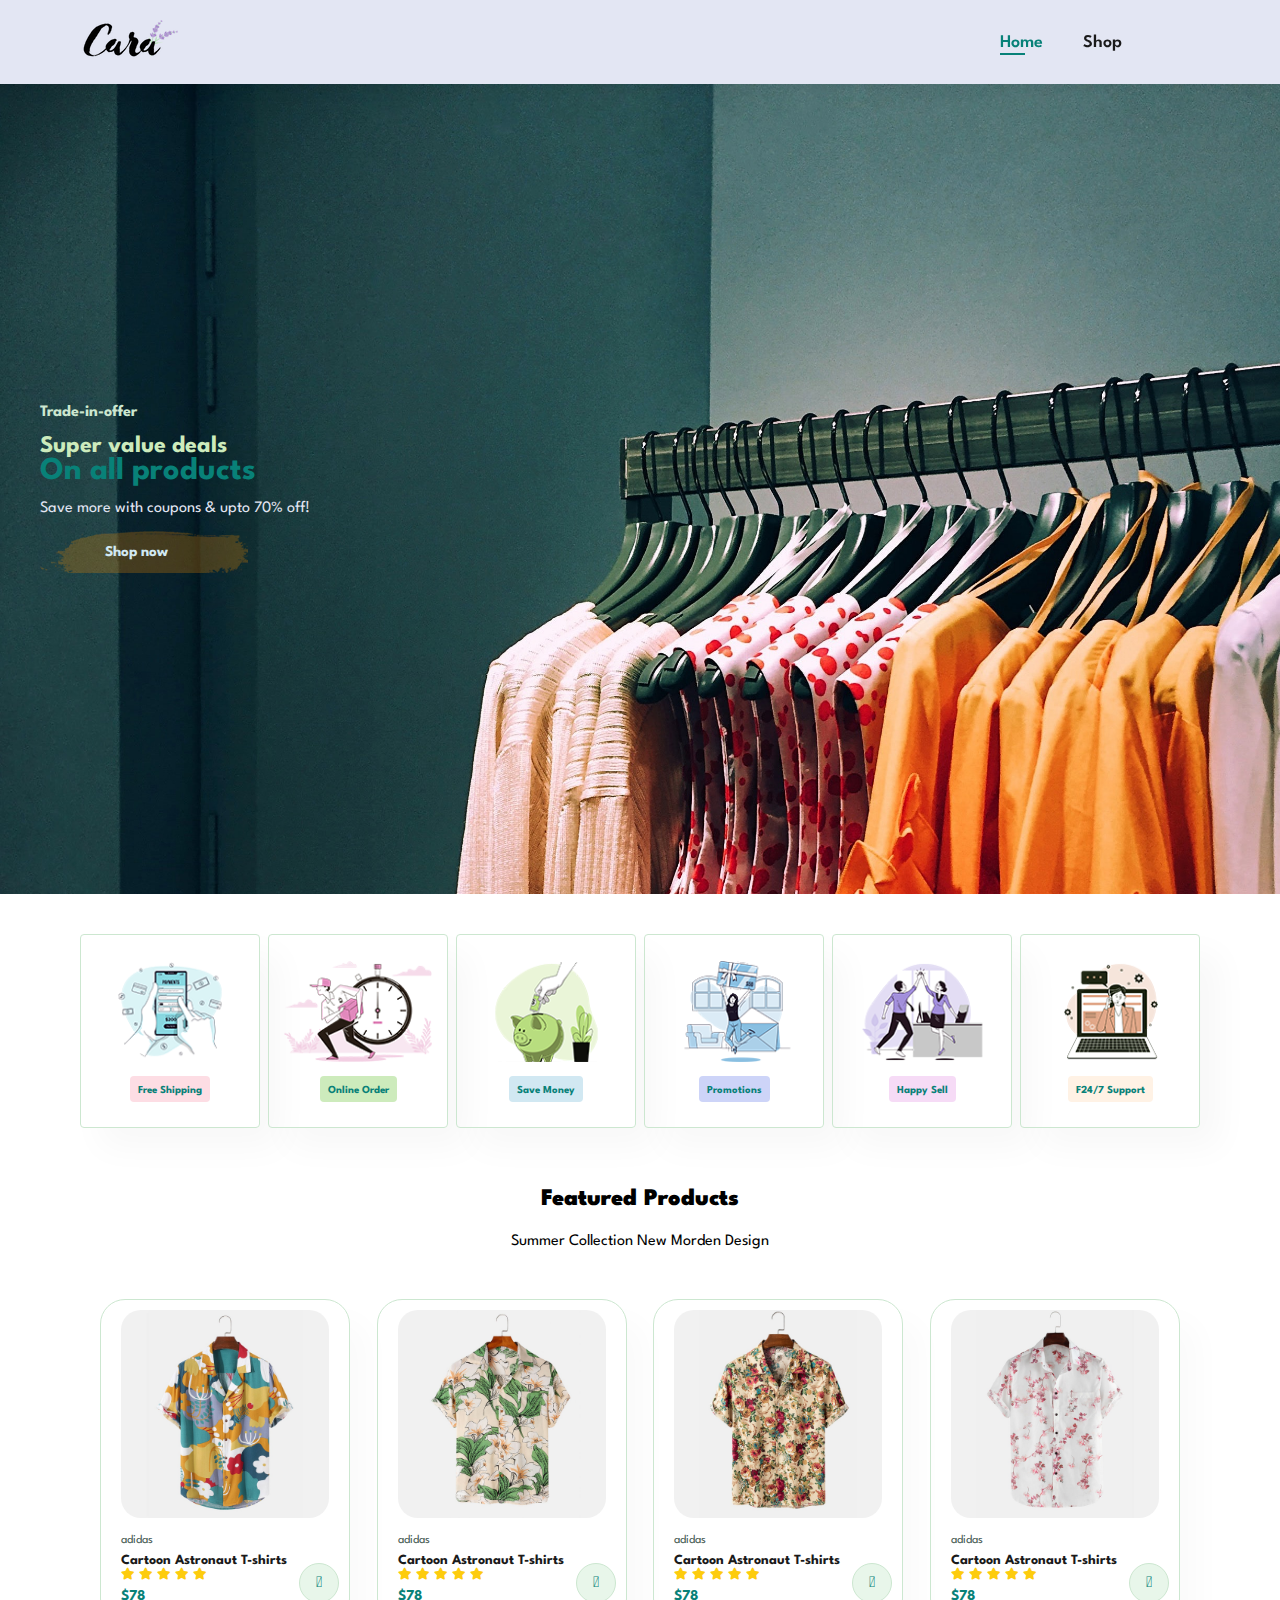
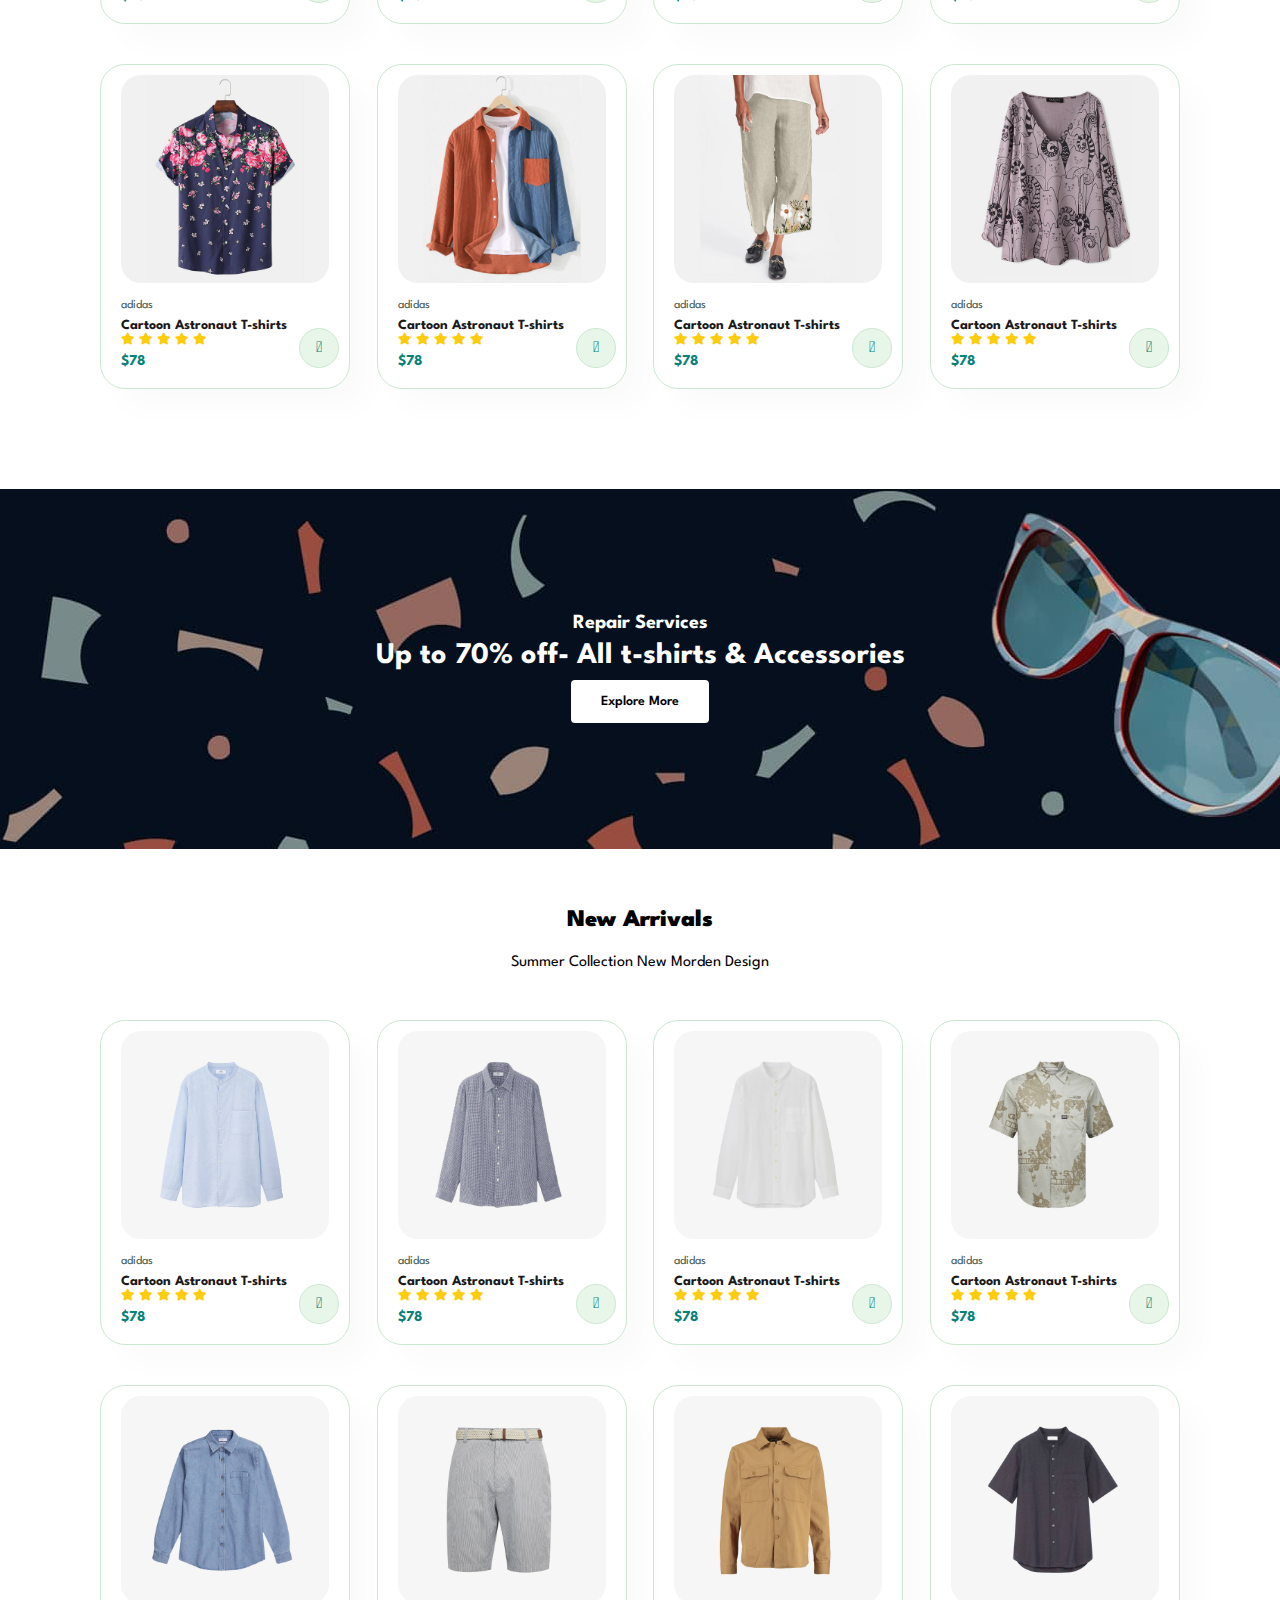
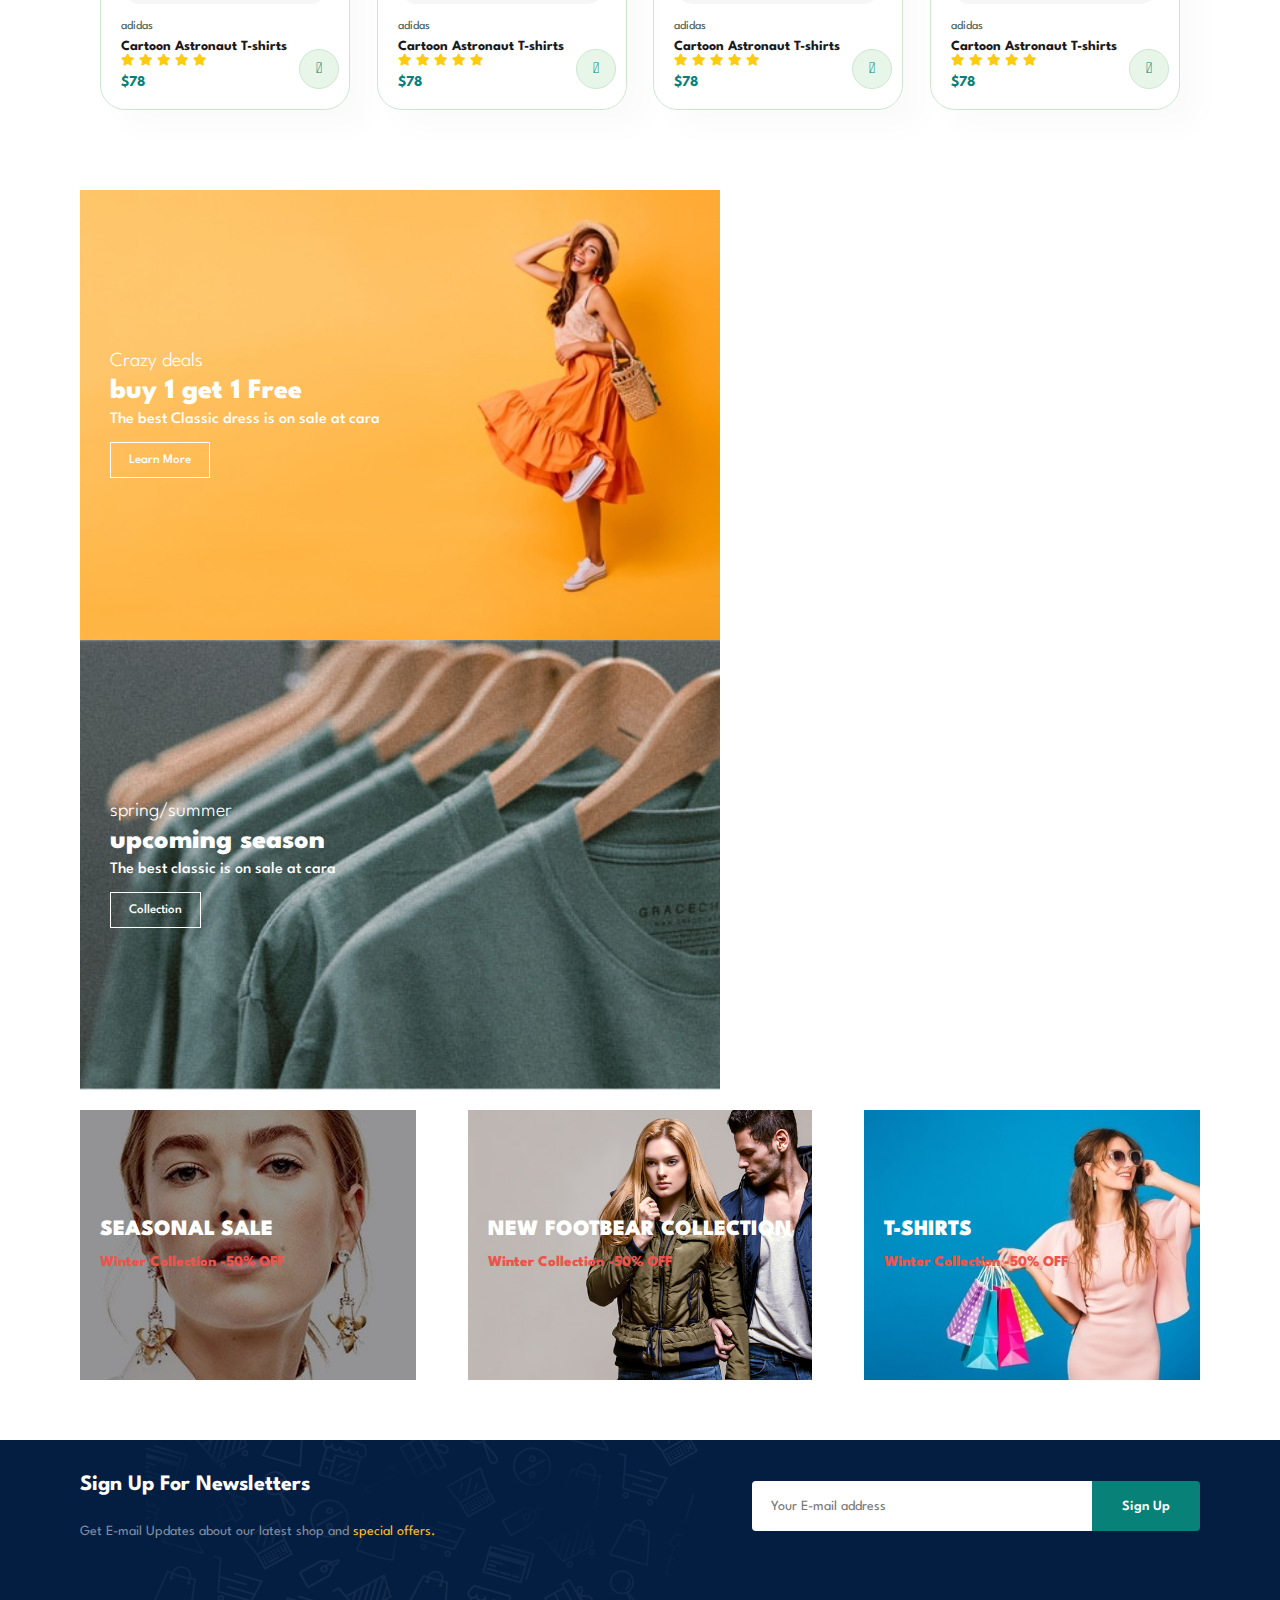
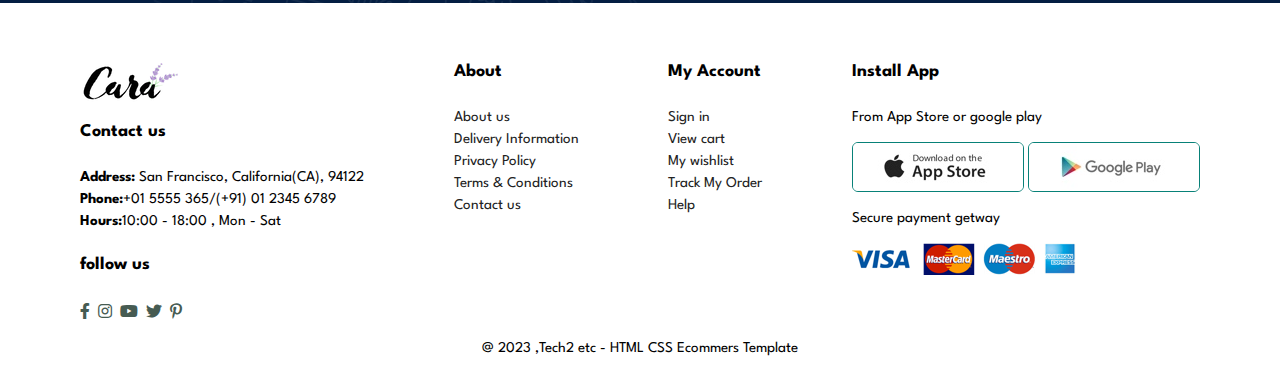
<file: cara shopping/index.html>
<!DOCTYPE html>
<html lang="en">
<head>
    <meta charset="UTF-8">
    <meta http-equiv="X-UA-Compatible" content="IE=edge">
    <meta name="viewport" content="width=device-width, initial-scale=1.0">
    <title>Cara-Shopping</title>
    
    <link rel="stylesheet" href="https://pro.fontawesome.com/releases/v5.15.4/css/all.css"/>
    <link rel="stylesheet" href="style.css">
    
</head>
<body>
    <section id="header">
        <a href=""><img src="img/logo.png" class="logo" alt=""></a>
        <div>
            <ul id="navbar">

                <li><a class="active" href="index.html">Home</a></li>
                <li><a href="shop.html">Shop</a></li>
                <li id="lg-bag"><a href="cart.html"><i class="far fa-shopping-cart"></i></a></li>
                 <a href="#" id="close"><i class="far fa-times"></i></a>
                
            </ul>
        </div>
        <div id="mobile">
            <a href="cart.html"><i class="far fa-shopping-cart"></i></a>
            <i id="bar" class="fas fa-outdent"> </i>
        </div>
    
    </section>

    <section id="hero">
        <h4>Trade-in-offer</h4>
        <h2>Super value deals</h2>
        <h1>On all products</h1>
        <p>Save more with coupons & upto 70% off! </p>
        <button>Shop now</button>
    </section>

    <section id="feature" class="section-p1">
        <div class="fe-box">
            <img src="img/features/f1.png" alt="">
            <h6>Free Shipping</h6>
        </div>

                      <div class="fe-box">
                         <img src="img/features/f2.png" alt="">
                             <h6>Online Order</h6>
                     </div>

        <div class="fe-box">
            <img src="img/features/f3.png" alt="">
            <h6>Save Money</h6>
        </div>

                        <div class="fe-box">
                       <img src="img/features/f4.png" alt="">
                      <h6>Promotions</h6>
                      </div>

        <div class="fe-box">
            <img src="img/features/f5.png" alt="">
            <h6>Happy Sell</h6>
        </div>

                        <div class="fe-box">
                            <img src="img/features/f6.png" alt="">
                            <h6>F24/7 Support</h6>
                        </div>
    </section>
                       
      <section id="product1" class="section-p1">
         <h2>Featured Products</h2>
         <p>Summer Collection New Morden Design</p>
         <div class="pro-container">
            <div class="pro">

                <img src="img/products/f1.jpg" alt="">
                <div class="des">
                    <span>adidas</span>
                    <h5>Cartoon Astronaut T-shirts</h5>
                    <div class="star">
                        <i class="fas fa-star"></i>
                        <i class="fas fa-star"></i>
                        <i class="fas fa-star"></i>
                        <i class="fas fa-star"></i>
                        <i class="fas fa-star"></i>
                    </div>
                    <h4>$78</h4>
                </div>
                <a href=""><i class="fal fa-shopping-cart cart"></i></a>
            </div>

            <div class="pro">

                <img src="img/products/f2.jpg" alt="">
                <div class="des">
                    <span>adidas</span>
                    <h5>Cartoon Astronaut T-shirts</h5>
                    <div class="star">
                        <i class="fas fa-star"></i>
                        <i class="fas fa-star"></i>
                        <i class="fas fa-star"></i>
                        <i class="fas fa-star"></i>
                        <i class="fas fa-star"></i>
                    </div>
                    <h4>$78</h4>
                </div>
                <a href=""><i class="fal fa-shopping-cart cart"></i></a>
            </div>

            <div class="pro">

                <img src="img/products/f3.jpg" alt="">
                <div class="des">
                    <span>adidas</span>
                    <h5>Cartoon Astronaut T-shirts</h5>
                    <div class="star">
                        <i class="fas fa-star"></i>
                        <i class="fas fa-star"></i>
                        <i class="fas fa-star"></i>
                        <i class="fas fa-star"></i>
                        <i class="fas fa-star"></i>
                    </div>
                    <h4>$78</h4>
                </div>
                <a href=""><i class="fal fa-shopping-cart cart"></i></a>
            </div>

            <div class="pro">

                <img src="img/products/f4.jpg" alt="">
                <div class="des">
                    <span>adidas</span>
                    <h5>Cartoon Astronaut T-shirts</h5>
                    <div class="star">
                        <i class="fas fa-star"></i>
                        <i class="fas fa-star"></i>
                        <i class="fas fa-star"></i>
                        <i class="fas fa-star"></i>
                        <i class="fas fa-star"></i>
                    </div>
                    <h4>$78</h4>
                </div>
                <a href=""><i class="fal fa-shopping-cart cart"></i></a>
            </div>

            <div class="pro">
                <img src="img/products/f5.jpg" alt="">
                <div class="des">
                    <span>adidas</span>
                    <h5>Cartoon Astronaut T-shirts</h5>
                    <div class="star">
                        <i class="fas fa-star"></i>
                        <i class="fas fa-star"></i>
                        <i class="fas fa-star"></i>
                        <i class="fas fa-star"></i>
                        <i class="fas fa-star"></i>
                    </div>
                    <h4>$78</h4>
                </div>
                <a href=""><i class="fal fa-shopping-cart cart"></i></a>
            </div>

            <div class="pro">
                <img src="img/products/f6.jpg" alt="">
                <div class="des">
                    <span>adidas</span>
                    <h5>Cartoon Astronaut T-shirts</h5>
                    <div class="star">
                        <i class="fas fa-star"></i>
                        <i class="fas fa-star"></i>
                        <i class="fas fa-star"></i>
                        <i class="fas fa-star"></i>
                        <i class="fas fa-star"></i>
                    </div>
                    <h4>$78</h4>
                </div>
                <a href=""><i class="fal fa-shopping-cart cart"></i></a>
            </div>
             
            <div class="pro">
                <img src="img/products/f7.jpg" alt="">
                <div class="des">
                    <span>adidas</span>
                    <h5>Cartoon Astronaut T-shirts</h5>
                    <div class="star">
                        <i class="fas fa-star"></i>
                        <i class="fas fa-star"></i>
                        <i class="fas fa-star"></i>
                        <i class="fas fa-star"></i>
                        <i class="fas fa-star"></i>
                    </div>
                    <h4>$78</h4>
                </div>
                <a href=""><i class="fal fa-shopping-cart cart"></i></a>
            </div>
              
            <div class="pro">

                <img src="img/products/f8.jpg" alt="">
                <div class="des">
                    <span>adidas</span>
                    <h5>Cartoon Astronaut T-shirts</h5>
                    <div class="star">
                        <i class="fas fa-star"></i>
                        <i class="fas fa-star"></i>
                        <i class="fas fa-star"></i>
                        <i class="fas fa-star"></i>
                        <i class="fas fa-star"></i>
                    </div>
                    <h4>$78</h4>
                </div>
                <a href=""><i class="fal fa-shopping-cart cart"></i></a>
            </div>

         </div>

      </section>
                      
      <section id="banner1" class="section-m1">
        <h4>Repair Services</h4>
        <h2>Up to <span>70% off</span>- All t-shirts & Accessories</h2>
        <button class="normal">Explore More</button>
      </section>
         
      <section id="product1" class="section-p1">
        <h2>New Arrivals</h2>
        <p>Summer Collection New Morden Design</p>
        <div class="pro-container">
           <div class="pro">

               <img src="img/products/n1.jpg" alt="">
               <div class="des">
                   <span>adidas</span>
                   <h5>Cartoon Astronaut T-shirts</h5>
                   <div class="star">
                       <i class="fas fa-star"></i>
                       <i class="fas fa-star"></i>
                       <i class="fas fa-star"></i>
                       <i class="fas fa-star"></i>
                       <i class="fas fa-star"></i>
                   </div>
                   <h4>$78</h4>
               </div>
               <a href=""><i class="fal fa-shopping-cart cart"></i></a>
           </div>

           <div class="pro">

               <img src="img/products/n2.jpg" alt="">
               <div class="des">
                   <span>adidas</span>
                   <h5>Cartoon Astronaut T-shirts</h5>
                   <div class="star">
                       <i class="fas fa-star"></i>
                       <i class="fas fa-star"></i>
                       <i class="fas fa-star"></i>
                       <i class="fas fa-star"></i>
                       <i class="fas fa-star"></i>
                   </div>
                   <h4>$78</h4>
               </div>
               <a href=""><i class="fal fa-shopping-cart cart"></i></a>
           </div>

           <div class="pro">

               <img src="img/products/n3.jpg" alt="">
               <div class="des">
                   <span>adidas</span>
                   <h5>Cartoon Astronaut T-shirts</h5>
                   <div class="star">
                       <i class="fas fa-star"></i>
                       <i class="fas fa-star"></i>
                       <i class="fas fa-star"></i>
                       <i class="fas fa-star"></i>
                       <i class="fas fa-star"></i>
                   </div>
                   <h4>$78</h4>
               </div>
               <a href=""><i class="fal fa-shopping-cart cart"></i></a>
           </div>

           <div class="pro">

               <img src="img/products/n4.jpg" alt="">
               <div class="des">
                   <span>adidas</span>
                   <h5>Cartoon Astronaut T-shirts</h5>
                   <div class="star">
                       <i class="fas fa-star"></i>
                       <i class="fas fa-star"></i>
                       <i class="fas fa-star"></i>
                       <i class="fas fa-star"></i>
                       <i class="fas fa-star"></i>
                   </div>
                   <h4>$78</h4>
               </div>
               <a href=""><i class="fal fa-shopping-cart cart"></i></a>
           </div>

           <div class="pro">
               <img src="img/products/n5.jpg" alt="">
               <div class="des">
                   <span>adidas</span>
                   <h5>Cartoon Astronaut T-shirts</h5>
                   <div class="star">
                       <i class="fas fa-star"></i>
                       <i class="fas fa-star"></i>
                       <i class="fas fa-star"></i>
                       <i class="fas fa-star"></i>
                       <i class="fas fa-star"></i>
                   </div>
                   <h4>$78</h4>
               </div>
               <a href=""><i class="fal fa-shopping-cart cart"></i></a>
           </div>

           <div class="pro">
               <img src="img/products/n6.jpg" alt="">
               <div class="des">
                   <span>adidas</span>
                   <h5>Cartoon Astronaut T-shirts</h5>
                   <div class="star">
                       <i class="fas fa-star"></i>
                       <i class="fas fa-star"></i>
                       <i class="fas fa-star"></i>
                       <i class="fas fa-star"></i>
                       <i class="fas fa-star"></i>
                   </div>
                   <h4>$78</h4>
               </div>
               <a href=""><i class="fal fa-shopping-cart cart"></i></a>
           </div>
            
           <div class="pro">
               <img src="img/products/n7.jpg" alt="">
               <div class="des">
                   <span>adidas</span>
                   <h5>Cartoon Astronaut T-shirts</h5>
                   <div class="star">
                       <i class="fas fa-star"></i>
                       <i class="fas fa-star"></i>
                       <i class="fas fa-star"></i>
                       <i class="fas fa-star"></i>
                       <i class="fas fa-star"></i>
                   </div>
                   <h4>$78</h4>
               </div>
               <a href=""><i class="fal fa-shopping-cart cart"></i></a>
           </div>
             
           <div class="pro">

               <img src="img/products/n8.jpg" alt="">
               <div class="des">
                   <span>adidas</span>
                   <h5>Cartoon Astronaut T-shirts</h5>
                   <div class="star">
                       <i class="fas fa-star"></i>
                       <i class="fas fa-star"></i>
                       <i class="fas fa-star"></i>
                       <i class="fas fa-star"></i>
                       <i class="fas fa-star"></i>
                   </div>
                   <h4>$78</h4>
               </div>
               <a href=""><i class="fal fa-shopping-cart cart"></i></a>
           </div>

        </div>

     </section>

     <section id="sm-banner" class="section-p1">
        <div class="banner-box">
            <h4>Crazy deals</h4>
            <h2>buy 1 get 1 Free</h2>
            <span>The best Classic dress is on sale at cara</span>
            <button class="white">Learn More</button>
        </div>

        <div class="banner-box banner-box2">
            <h4>spring/summer</h4>
            <h2>upcoming season</h2>
            <span>The best classic is on sale at cara</span>
            <button class="white">Collection</button>
        </div>

     </section>

     <section id="banner3">
        <div class="banner-box">
            <h2>SEASONAL SALE</h2>
            <h3>Winter Collection -50% OFF</h3>
        </div>

        <div class="banner-box banner-box3">
            <h2>NEW FOOTBEAR COLLECTION</h2>
            <h3>Winter Collection -50% OFF</h3>
        </div>

        <div class="banner-box banner-box4">
            <h2>T-SHIRTS</h2>
            <h3>Winter Collection -50% OFF</h3>
        </div>
        
     </section>

     <section id="newsletters" class="section-p1 section-m1">
        <div class="newstext">
            <h2>Sign Up For Newsletters</h2>
            <p>Get E-mail Updates about our latest shop and <span>special offers.</span></p>
        </div>

        <div class="form">
            <input type="text" placeholder="Your E-mail address">
            <button class="normal">Sign Up</button>
        </div>
     </section>

     <footer class="section-p1 ">
        <div class="col">
            <img  class="logo" src="img/logo.png" alt="">
            <h4>Contact us</h4>
            <p><strong>Address:</strong>
                San Francisco, California(CA), 94122</p>
                <p><strong>Phone:</strong>+01 5555 365/(+91) 01 2345 6789</p>
                <p><strong>Hours:</strong>10:00 - 18:00 , Mon - Sat</p>
                <div class="follow">
                    <h4>follow us</h4>
                    <div class="icon">
                        <i class="fab fa-facebook-f "></i>
                        <i class="fab fa-instagram "></i>
                        <i class="fab fa-youtube "></i>
                        <i class="fab fa-twitter "></i>
                        <i class="fab fa-pinterest-p "></i>

                        
                    </div>
                </div>
        </div>

            <div class="col">
                <h4>About</h4>
                <a href="#">About us</a>
                <a href="#">Delivery Information</a>
                <a href="#">Privacy Policy</a>
                <a href="#">Terms & Conditions</a>
                <a href="#">Contact us</a>
            </div>

            
            <div class="col">
                <h4>My Account</h4>
                <a href="#">Sign in</a>
                <a href="#">View cart</a>
                <a href="#">My wishlist</a>
                <a href="#">Track My Order</a>
                <a href="#">Help</a>
            </div>

            <div class="col install">
                <h4>Install App</h4>
                <p>From App Store or google play </p>
                <div class="row">
                    <img src="img/pay/app.jpg" alt="">
                    <img src="img/pay/play.jpg" alt="">
        
                </div>
                <p>Secure payment getway </p>
                <img src="img/pay/pay.png" alt="">
            </div>

            <div class="copyright">
                <p>@ 2023 ,Tech2 etc - HTML CSS Ecommers Template</p>
            </div>
     </footer>
      
      <script src="script.js"></script>
</body>
</html>
</file>
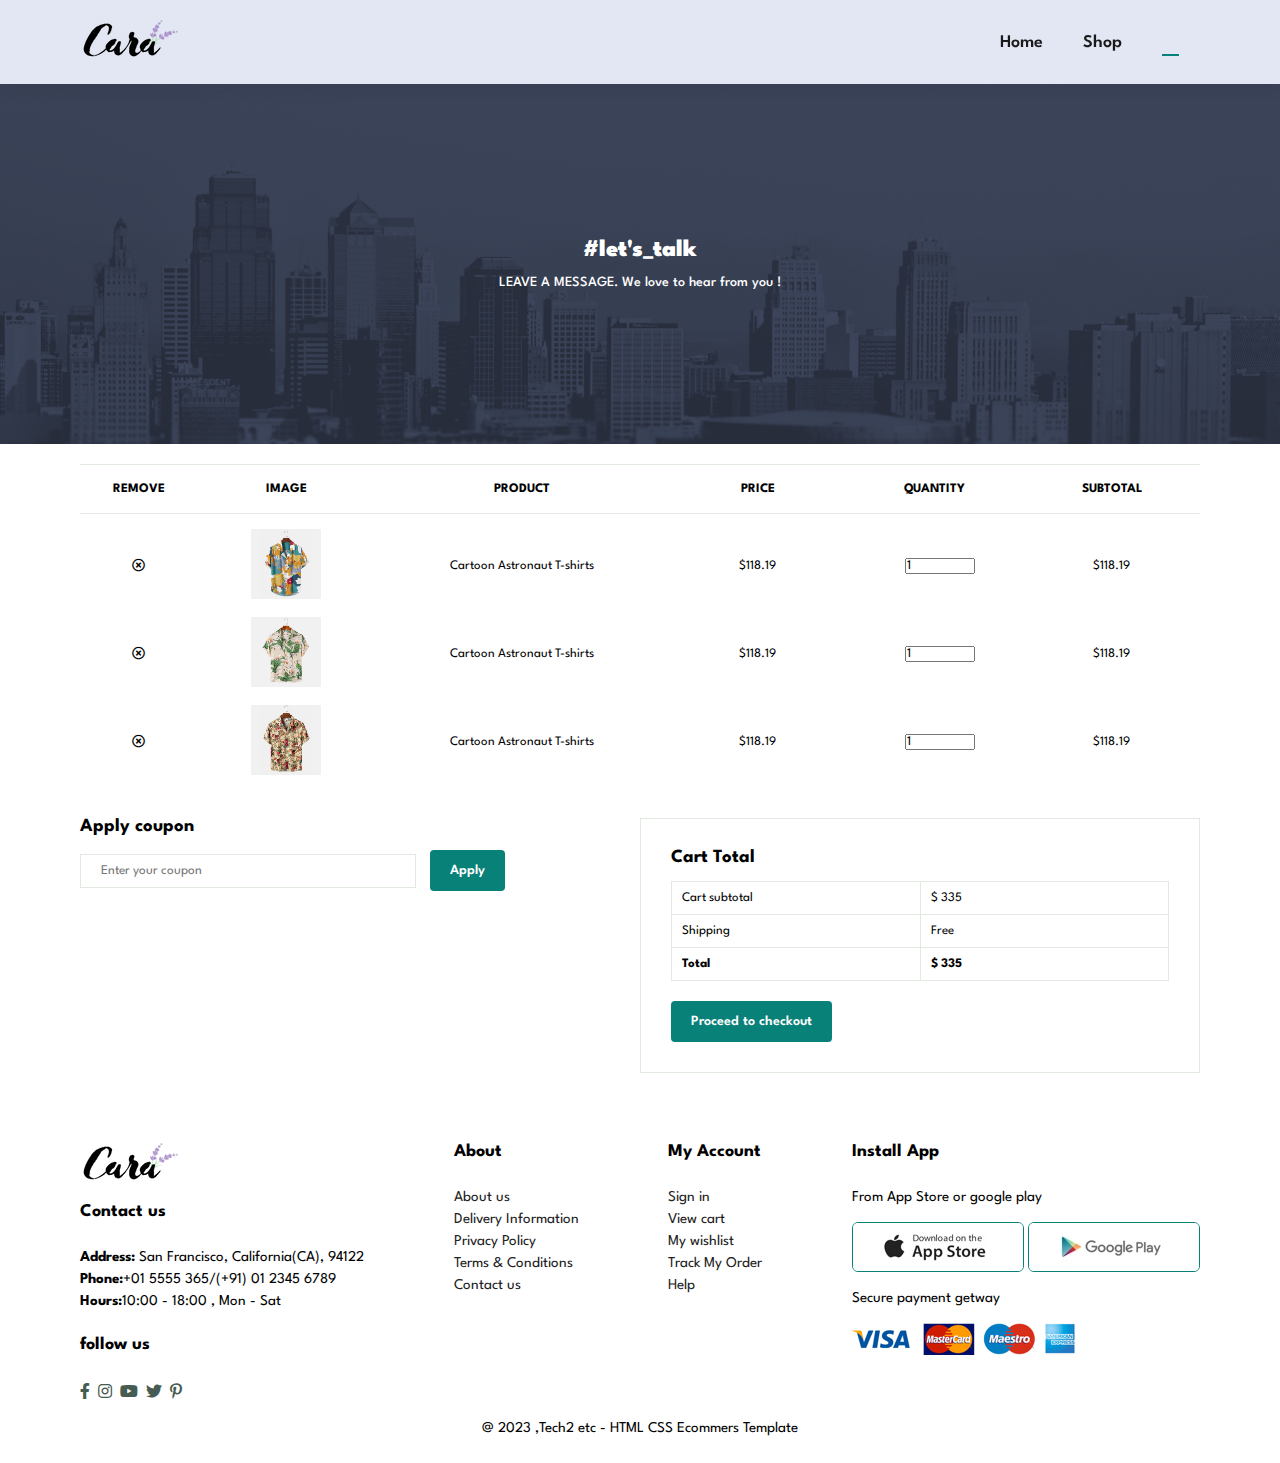
<file: cara shopping/cart.html>
<!DOCTYPE html>
<html lang="en">
<head>
    <meta charset="UTF-8">
    <meta http-equiv="X-UA-Compatible" content="IE=edge">
    <meta name="viewport" content="width=device-width, initial-scale=1.0">
    <title>Cara-Shopping</title>
    
    <link rel="stylesheet" href="https://pro.fontawesome.com/releases/v5.15.4/css/all.css"/>
    <link rel="stylesheet" href="style.css">
    
</head>
<body>
    <section id="header">
        <a href=""><img src="img/logo.png" class="logo" alt=""></a>
        <div>
            <ul id="navbar">

                <li><a href="index.html">Home</a></li>
                <li><a  href="shop.html">Shop</a></li>
                <li id="lg-bag"><a  class="active"  href="cart.html"><i class="far fa-shopping-cart"></i></a></li>
                 <a href="#" id="close"><i class="far fa-times"></i></a>
                
            </ul>
        </div>
        <div id="mobile">
            <a href="cart.html"><i class="far fa-shopping-cart"></i></a>
          <i id="bar" class="fas fa-outdent"> </i>
        </div>

    </section>

    <section id="page-header" class="cart-header">
        
        <h2>#let's_talk</h2>

        <p>LEAVE A MESSAGE. We love to hear from you !</p>
    </section>
            
      <section id="cart" class="section-p1">
         <table width="100%">
            <thead>
                <tr>
                    <td>Remove</td>
                    <td>Image</td>
                    <td>Product</td>
                    <td>Price</td>
                    <td>Quantity</td>
                    <td>Subtotal</td>
                </tr>
            </thead>
            <tbody>
                <tr>
                    <td><i class="far fa-times-circle"></i></td>
                    <td><img src="img/products/f1.jpg" alt=""></td>
                    <td>Cartoon Astronaut T-shirts</td>
                    <td>$118.19</td>
                    <td><input type="number" value="1"></td>
                    <td>$118.19</td>
                </tr>

                <tr>
                    <td><i class="far fa-times-circle"></i></td>
                    <td><img src="img/products/f2.jpg" alt=""></td>
                    <td>Cartoon Astronaut T-shirts</td>
                    <td>$118.19</td>
                    <td><input type="number" value="1"></td>
                    <td>$118.19</td>
                </tr>

                <tr>
                    <td><i class="far fa-times-circle"></i></td>
                    <td><img src="img/products/f3.jpg" alt=""></td>
                    <td>Cartoon Astronaut T-shirts</td>
                    <td>$118.19</td>
                    <td><input type="number" value="1"></td>
                    <td>$118.19</td>
                </tr>
            </tbody>
         </table>
      </section>

       <section id="cart-Add" class="section-p1">
        <div id="coupon">
            <h3>Apply coupon</h3>
            <div>
                <input type="text" placeholder="Enter your coupon">
                <button class="normal">Apply</button>
            </div>
        </div>

        <div id="subtotal">
            <h3>Cart Total</h3>
            <table>
                <tr>
                    <td>Cart subtotal</td>
                    <td>$ 335</td>
                </tr>
                <tr>
                    <td>Shipping</td>
                    <td>Free</td>

                </tr>
                <tr>
                    <td><strong>Total</strong></td>
                    <td><strong>$ 335</strong></td>
                </tr>

            </table>
            <button class="normal">Proceed to checkout</button>

        </div>
       </section>


     <footer class="section-p1 ">
        <div class="col">
            <img  class="logo" src="img/logo.png" alt="">
            <h4>Contact us</h4>
            <p><strong>Address:</strong>
                San Francisco, California(CA), 94122</p>
                <p><strong>Phone:</strong>+01 5555 365/(+91) 01 2345 6789</p>
                <p><strong>Hours:</strong>10:00 - 18:00 , Mon - Sat</p>
                <div class="follow">
                    <h4>follow us</h4>
                    <div class="icon">
                        <i class="fab fa-facebook-f "></i>
                        <i class="fab fa-instagram "></i>
                        <i class="fab fa-youtube "></i>
                        <i class="fab fa-twitter "></i>
                        <i class="fab fa-pinterest-p "></i>

                        
                    </div>
                </div>
        </div>

            <div class="col">
                <h4>About</h4>
                <a href="#">About us</a>
                <a href="#">Delivery Information</a>
                <a href="#">Privacy Policy</a>
                <a href="#">Terms & Conditions</a>
                <a href="#">Contact us</a>
            </div>

            
            <div class="col">
                <h4>My Account</h4>
                <a href="#">Sign in</a>
                <a href="#">View cart</a>
                <a href="#">My wishlist</a>
                <a href="#">Track My Order</a>
                <a href="#">Help</a>
            </div>

            <div class="col install">
                <h4>Install App</h4>
                <p>From App Store or google play </p>
                <div class="row">
                    <img src="img/pay/app.jpg" alt="">
                    <img src="img/pay/play.jpg" alt="">
        
                </div>
                <p>Secure payment getway </p>
                <img src="img/pay/pay.png" alt="">
            </div>

            <div class="copyright">
                <p>@ 2023 ,Tech2 etc - HTML CSS Ecommers Template</p>
            </div>
     </footer>
      
      <script src="script.js"></script>
</body>
</html>
</file>
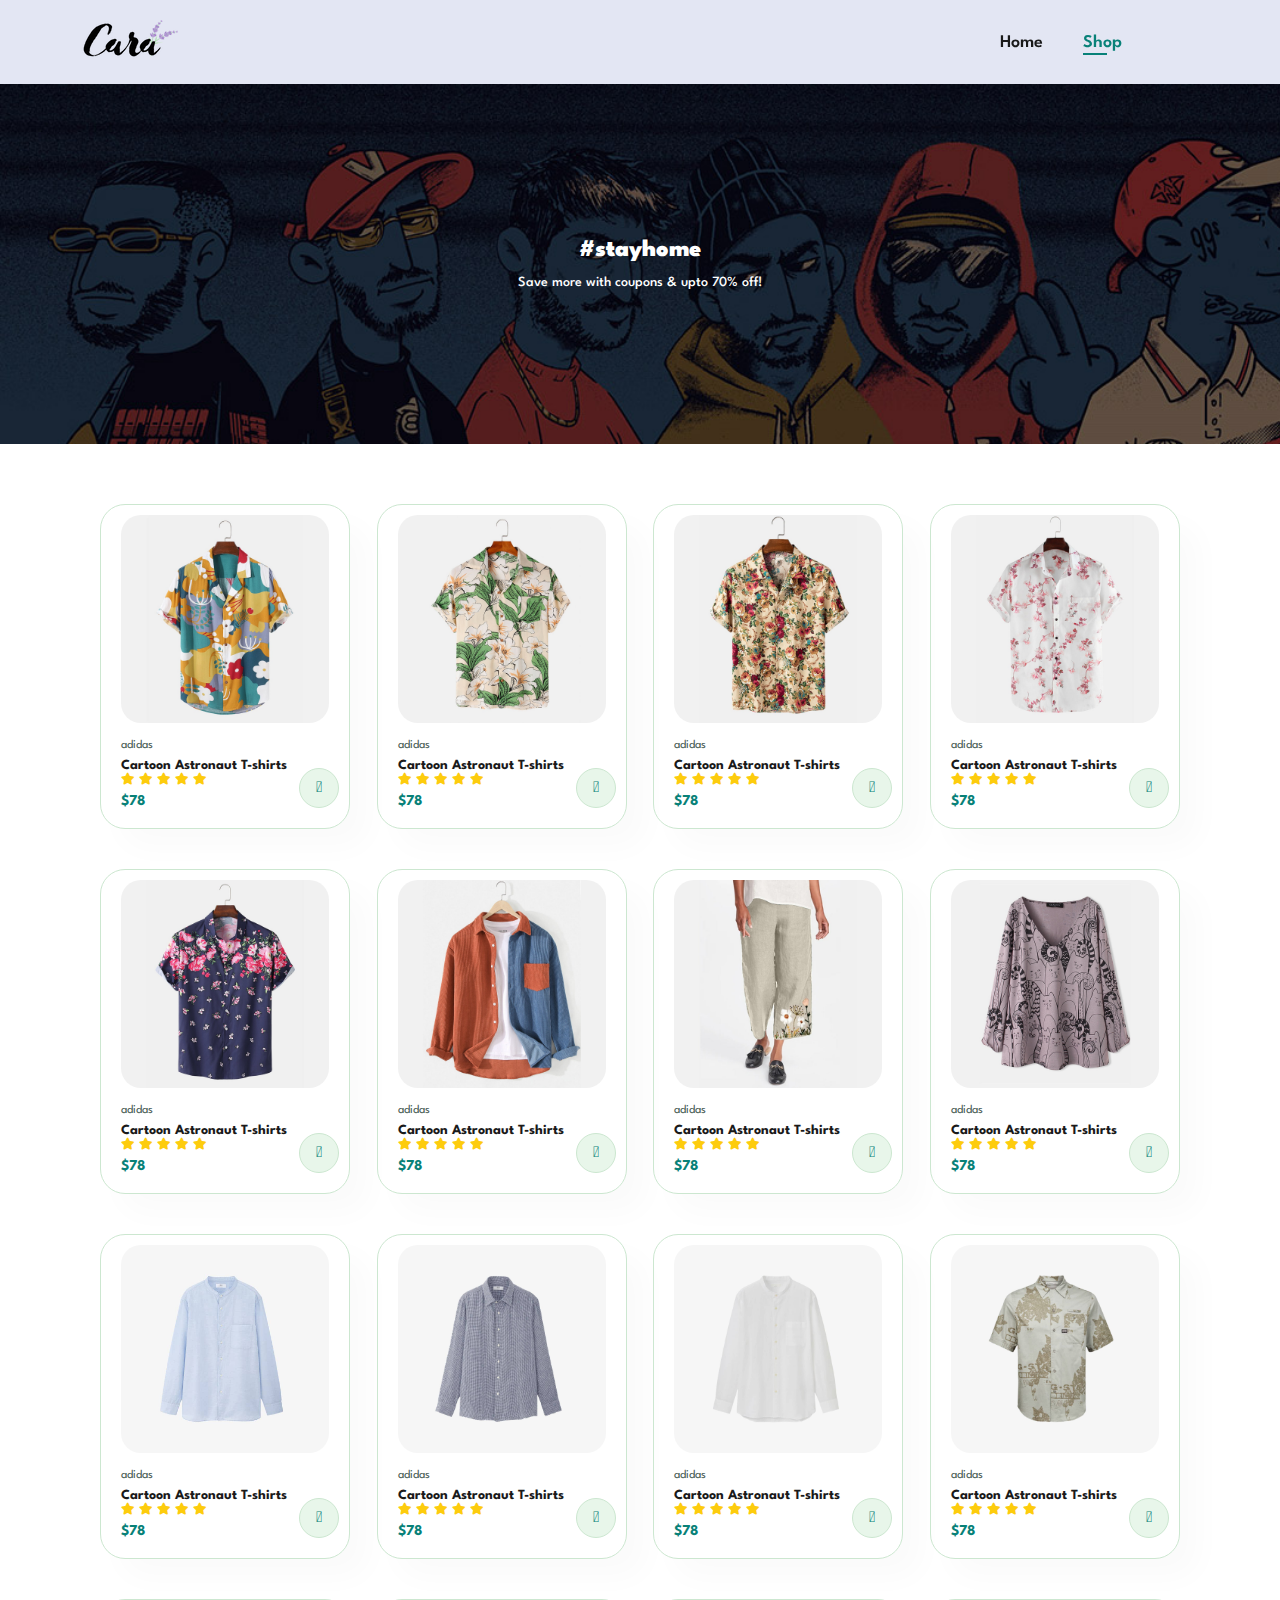
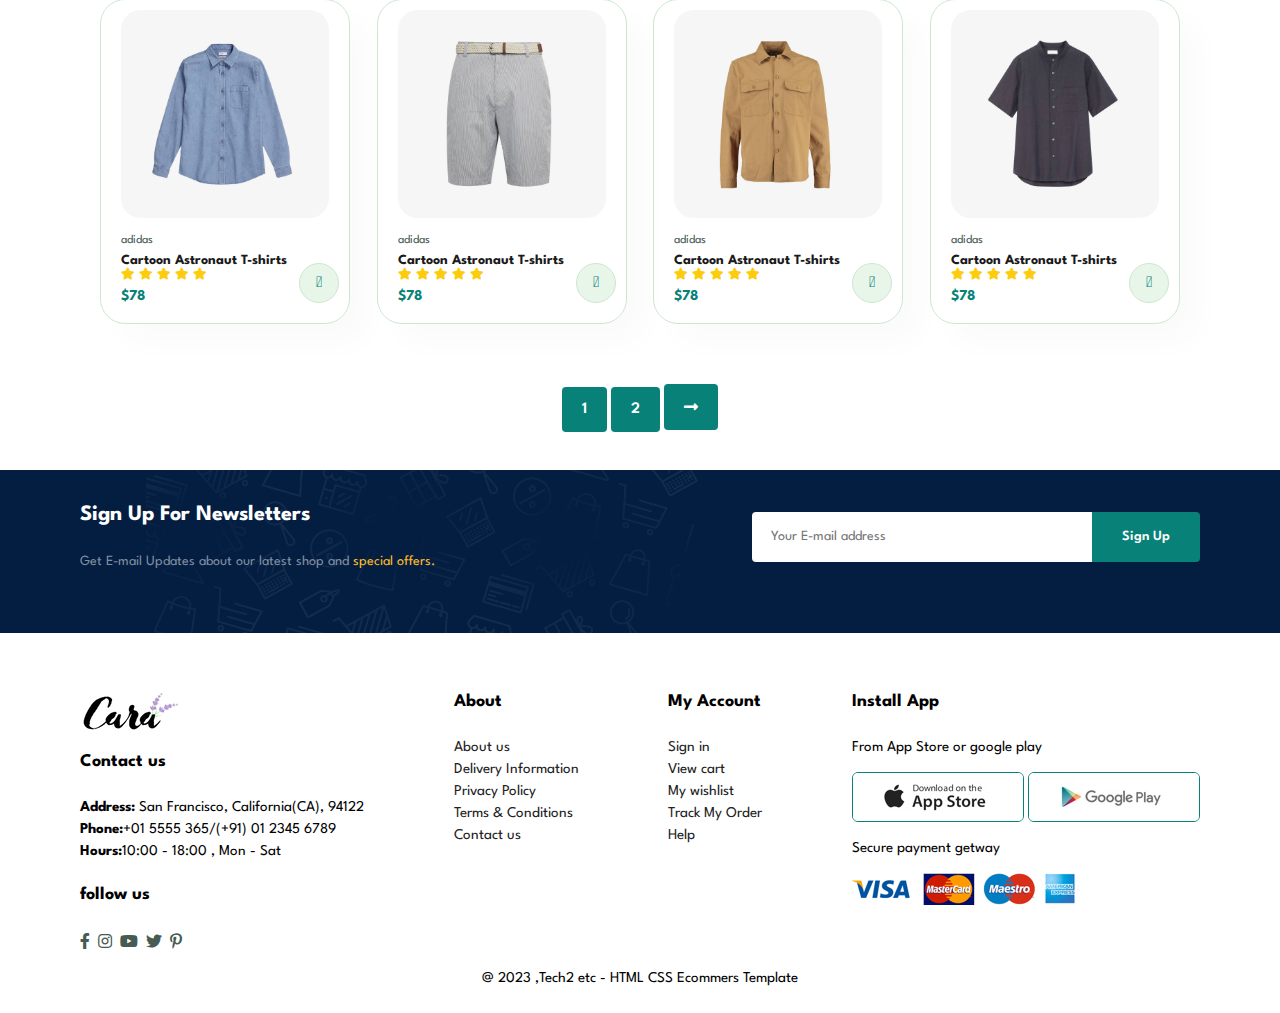
<file: cara shopping/shop.html>
<!DOCTYPE html>
<html lang="en">
<head>
    <meta charset="UTF-8">
    <meta http-equiv="X-UA-Compatible" content="IE=edge">
    <meta name="viewport" content="width=device-width, initial-scale=1.0">
    <title>Cara-Shopping</title>
    
    <link rel="stylesheet" href="https://pro.fontawesome.com/releases/v5.15.4/css/all.css"/>
    <link rel="stylesheet" href="style.css">
    
</head>
<body>
    <section id="header">
        <a href=""><img src="img/logo.png" class="logo" alt=""></a>
        <div>
            <ul id="navbar">

                <li><a href="index.html">Home</a></li>
                <li><a  class="active" href="shop.html">Shop</a></li>
                <li id="lg-bag"><a href="cart.html"><i class="far fa-shopping-cart"></i></a></li>
                 <a href="#" id="close"><i class="far fa-times"></i></a>
                
            </ul>
        </div>
        <div id="mobile">
            <a href="cart.html"><i class="far fa-shopping-cart"></i></a>
          <i id="bar" class="fas fa-outdent"> </i>
        </div>

    </section>

    <section id="page-header">
        
        <h2>#stayhome</h2>

        <p>Save more with coupons & upto 70% off! </p>
    </section>
             
      <section id="product1" class="section-p1">
        
         <div class="pro-container">
            <div class="pro">

                <img src="img/products/f1.jpg" alt="" onclick="window.location.href='sproduct.html';">
                <div class="des">
                    <span>adidas</span>
                    <h5>Cartoon Astronaut T-shirts</h5>
                    <div class="star">
                        <i class="fas fa-star"></i>
                        <i class="fas fa-star"></i>
                        <i class="fas fa-star"></i>
                        <i class="fas fa-star"></i>
                        <i class="fas fa-star"></i>
                    </div>
                    <h4>$78</h4>
                </div>
                <a href=""><i class="fal fa-shopping-cart cart"></i></a>
            </div>

            <div class="pro">

                <img src="img/products/f2.jpg" alt="" >
                <div class="des">
                    <span>adidas</span>
                    <h5>Cartoon Astronaut T-shirts</h5>
                    <div class="star">
                        <i class="fas fa-star"></i>
                        <i class="fas fa-star"></i>
                        <i class="fas fa-star"></i>
                        <i class="fas fa-star"></i>
                        <i class="fas fa-star"></i>
                    </div>
                    <h4>$78</h4>
                </div>
                <a href=""><i class="fal fa-shopping-cart cart"></i></a>
            </div>

            <div class="pro">

                <img src="img/products/f3.jpg" alt="">
                <div class="des">
                    <span>adidas</span>
                    <h5>Cartoon Astronaut T-shirts</h5>
                    <div class="star">
                        <i class="fas fa-star"></i>
                        <i class="fas fa-star"></i>
                        <i class="fas fa-star"></i>
                        <i class="fas fa-star"></i>
                        <i class="fas fa-star"></i>
                    </div>
                    <h4>$78</h4>
                </div>
                <a href=""><i class="fal fa-shopping-cart cart"></i></a>
            </div>

            <div class="pro">

                <img src="img/products/f4.jpg" alt="">
                <div class="des">
                    <span>adidas</span>
                    <h5>Cartoon Astronaut T-shirts</h5>
                    <div class="star">
                        <i class="fas fa-star"></i>
                        <i class="fas fa-star"></i>
                        <i class="fas fa-star"></i>
                        <i class="fas fa-star"></i>
                        <i class="fas fa-star"></i>
                    </div>
                    <h4>$78</h4>
                </div>
                <a href=""><i class="fal fa-shopping-cart cart"></i></a>
            </div>

            <div class="pro">
                <img src="img/products/f5.jpg" alt="" >
                <div class="des">
                    <span>adidas</span>
                    <h5>Cartoon Astronaut T-shirts</h5>
                    <div class="star">
                        <i class="fas fa-star"></i>
                        <i class="fas fa-star"></i>
                        <i class="fas fa-star"></i>
                        <i class="fas fa-star"></i>
                        <i class="fas fa-star"></i>
                    </div>
                    <h4>$78</h4>
                </div>
                <a href=""><i class="fal fa-shopping-cart cart"></i></a>
            </div>

            <div class="pro">
                <img src="img/products/f6.jpg" alt="" >
                <div class="des">
                    <span>adidas</span>
                    <h5>Cartoon Astronaut T-shirts</h5>
                    <div class="star">
                        <i class="fas fa-star"></i>
                        <i class="fas fa-star"></i>
                        <i class="fas fa-star"></i>
                        <i class="fas fa-star"></i>
                        <i class="fas fa-star"></i>
                    </div>
                    <h4>$78</h4>
                </div>
                <a href=""><i class="fal fa-shopping-cart cart"></i></a>
            </div>
             
            <div class="pro">
                <img src="img/products/f7.jpg" alt="">
                <div class="des">
                    <span>adidas</span>
                    <h5>Cartoon Astronaut T-shirts</h5>
                    <div class="star">
                        <i class="fas fa-star"></i>
                        <i class="fas fa-star"></i>
                        <i class="fas fa-star"></i>
                        <i class="fas fa-star"></i>
                        <i class="fas fa-star"></i>
                    </div>
                    <h4>$78</h4>
                </div>
                <a href=""><i class="fal fa-shopping-cart cart"></i></a>
            </div>
              
            <div class="pro">

                <img src="img/products/f8.jpg" alt="">
                <div class="des">
                    <span>adidas</span>
                    <h5>Cartoon Astronaut T-shirts</h5>
                    <div class="star">
                        <i class="fas fa-star"></i>
                        <i class="fas fa-star"></i>
                        <i class="fas fa-star"></i>
                        <i class="fas fa-star"></i>
                        <i class="fas fa-star"></i>
                    </div>
                    <h4>$78</h4>
                </div>
                <a href=""><i class="fal fa-shopping-cart cart"></i></a>
            </div>

    
           <div class="pro">

               <img src="img/products/n1.jpg" alt="">
               <div class="des">
                   <span>adidas</span>
                   <h5>Cartoon Astronaut T-shirts</h5>
                   <div class="star">
                       <i class="fas fa-star"></i>
                       <i class="fas fa-star"></i>
                       <i class="fas fa-star"></i>
                       <i class="fas fa-star"></i>
                       <i class="fas fa-star"></i>
                   </div>
                   <h4>$78</h4>
               </div>
               <a href=""><i class="fal fa-shopping-cart cart"></i></a>
           </div>

           <div class="pro">

               <img src="img/products/n2.jpg" alt="">
               <div class="des">
                   <span>adidas</span>
                   <h5>Cartoon Astronaut T-shirts</h5>
                   <div class="star">
                       <i class="fas fa-star"></i>
                       <i class="fas fa-star"></i>
                       <i class="fas fa-star"></i>
                       <i class="fas fa-star"></i>
                       <i class="fas fa-star"></i>
                   </div>
                   <h4>$78</h4>
               </div>
               <a href=""><i class="fal fa-shopping-cart cart"></i></a>
           </div>

           <div class="pro">

               <img src="img/products/n3.jpg" alt="">
               <div class="des">
                   <span>adidas</span>
                   <h5>Cartoon Astronaut T-shirts</h5>
                   <div class="star">
                       <i class="fas fa-star"></i>
                       <i class="fas fa-star"></i>
                       <i class="fas fa-star"></i>
                       <i class="fas fa-star"></i>
                       <i class="fas fa-star"></i>
                   </div>
                   <h4>$78</h4>
               </div>
               <a href=""><i class="fal fa-shopping-cart cart"></i></a>
           </div>

           <div class="pro">

               <img src="img/products/n4.jpg" alt="">
               <div class="des">
                   <span>adidas</span>
                   <h5>Cartoon Astronaut T-shirts</h5>
                   <div class="star">
                       <i class="fas fa-star"></i>
                       <i class="fas fa-star"></i>
                       <i class="fas fa-star"></i>
                       <i class="fas fa-star"></i>
                       <i class="fas fa-star"></i>
                   </div>
                   <h4>$78</h4>
               </div>
               <a href=""><i class="fal fa-shopping-cart cart"></i></a>
           </div>

           <div class="pro">
               <img src="img/products/n5.jpg" alt="">
               <div class="des">
                   <span>adidas</span>
                   <h5>Cartoon Astronaut T-shirts</h5>
                   <div class="star">
                       <i class="fas fa-star"></i>
                       <i class="fas fa-star"></i>
                       <i class="fas fa-star"></i>
                       <i class="fas fa-star"></i>
                       <i class="fas fa-star"></i>
                   </div>
                   <h4>$78</h4>
               </div>
               <a href=""><i class="fal fa-shopping-cart cart"></i></a>
           </div>

           <div class="pro">
               <img src="img/products/n6.jpg" alt="">
               <div class="des">
                   <span>adidas</span>
                   <h5>Cartoon Astronaut T-shirts</h5>
                   <div class="star">
                       <i class="fas fa-star"></i>
                       <i class="fas fa-star"></i>
                       <i class="fas fa-star"></i>
                       <i class="fas fa-star"></i>
                       <i class="fas fa-star"></i>
                   </div>
                   <h4>$78</h4>
               </div>
               <a href=""><i class="fal fa-shopping-cart cart"></i></a>
           </div>
            
           <div class="pro">
               <img src="img/products/n7.jpg" alt="">
               <div class="des">
                   <span>adidas</span>
                   <h5>Cartoon Astronaut T-shirts</h5>
                   <div class="star">
                       <i class="fas fa-star"></i>
                       <i class="fas fa-star"></i>
                       <i class="fas fa-star"></i>
                       <i class="fas fa-star"></i>
                       <i class="fas fa-star"></i>
                   </div>
                   <h4>$78</h4>
               </div>
               <a href=""><i class="fal fa-shopping-cart cart"></i></a>
           </div>
             
           <div class="pro">

               <img src="img/products/n8.jpg" alt="">
               <div class="des">
                   <span>adidas</span>
                   <h5>Cartoon Astronaut T-shirts</h5>
                   <div class="star">
                       <i class="fas fa-star"></i>
                       <i class="fas fa-star"></i>
                       <i class="fas fa-star"></i>
                       <i class="fas fa-star"></i>
                       <i class="fas fa-star"></i>
                   </div>
                   <h4>$78</h4>
               </div>
               <a href=""><i class="fal fa-shopping-cart cart"></i></a>
           </div>

        </div>

     </section>
    
     <section id="pagination">
        <a href="#">1</a>
        <a href="#">2</a>
        <a href="#" class="fas fa-long-arrow-alt-right"></a>
     </section>

     <section id="newsletters" class="section-p1 section-m1">
        <div class="newstext">
            <h2>Sign Up For Newsletters</h2>
            <p>Get E-mail Updates about our latest shop and <span>special offers.</span></p>
        </div>

        <div class="form">
            <input type="text" placeholder="Your E-mail address">
            <button class="normal">Sign Up</button>
        </div>
     </section>

     <footer class="section-p1 ">
        <div class="col">
            <img  class="logo" src="img/logo.png" alt="">
            <h4>Contact us</h4>
            <p><strong>Address:</strong>
                San Francisco, California(CA), 94122</p>
                <p><strong>Phone:</strong>+01 5555 365/(+91) 01 2345 6789</p>
                <p><strong>Hours:</strong>10:00 - 18:00 , Mon - Sat</p>
                <div class="follow">
                    <h4>follow us</h4>
                    <div class="icon">
                        <i class="fab fa-facebook-f "></i>
                        <i class="fab fa-instagram "></i>
                        <i class="fab fa-youtube "></i>
                        <i class="fab fa-twitter "></i>
                        <i class="fab fa-pinterest-p "></i>

                        
                    </div>
                </div>
        </div>

            <div class="col">
                <h4>About</h4>
                <a href="#">About us</a>
                <a href="#">Delivery Information</a>
                <a href="#">Privacy Policy</a>
                <a href="#">Terms & Conditions</a>
                <a href="#">Contact us</a>
            </div>

            
            <div class="col">
                <h4>My Account</h4>
                <a href="#">Sign in</a>
                <a href="#">View cart</a>
                <a href="#">My wishlist</a>
                <a href="#">Track My Order</a>
                <a href="#">Help</a>
            </div>

            <div class="col install">
                <h4>Install App</h4>
                <p>From App Store or google play </p>
                <div class="row">
                    <img src="img/pay/app.jpg" alt="">
                    <img src="img/pay/play.jpg" alt="">
        
                </div>
                <p>Secure payment getway </p>
                <img src="img/pay/pay.png" alt="">
            </div>

            <div class="copyright">
                <p>@ 2023 ,Tech2 etc - HTML CSS Ecommers Template</p>
            </div>
     </footer>
      
      <script src="script.js"></script>
</body>
</html>
</file>
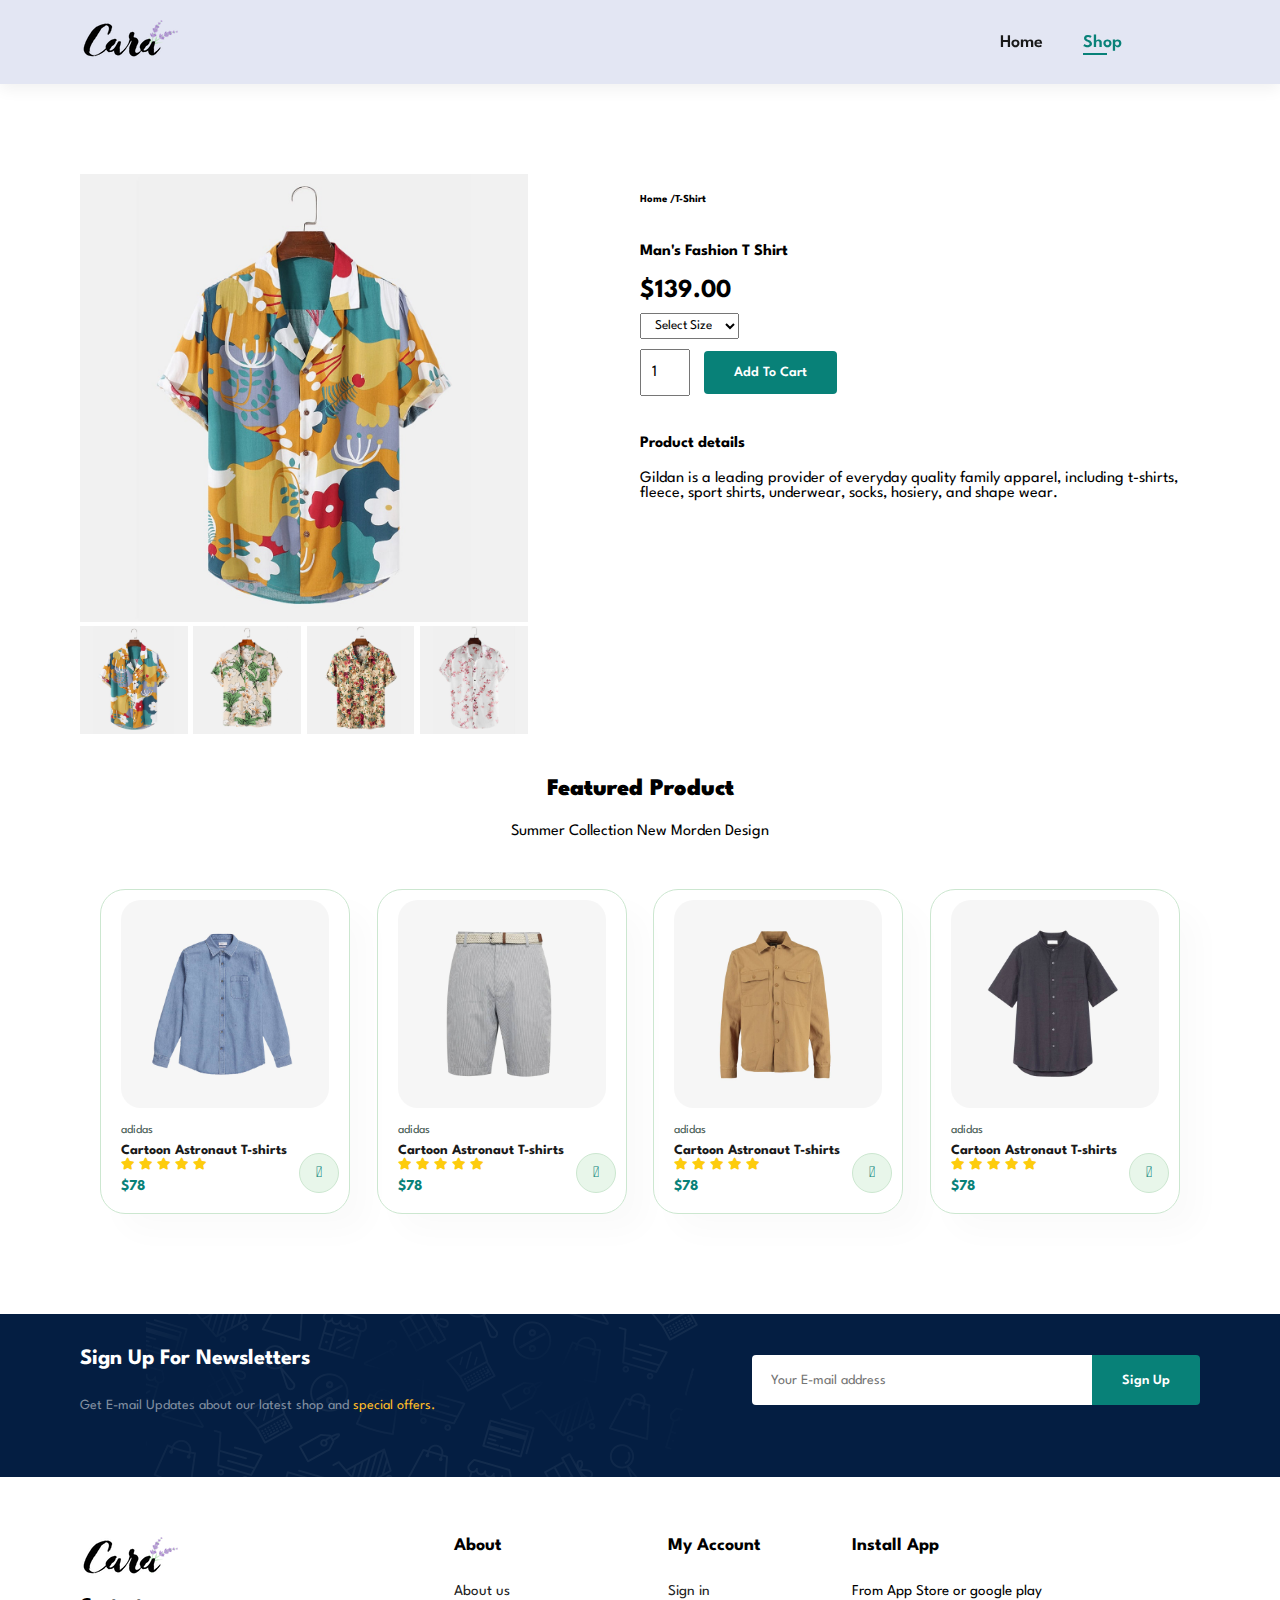
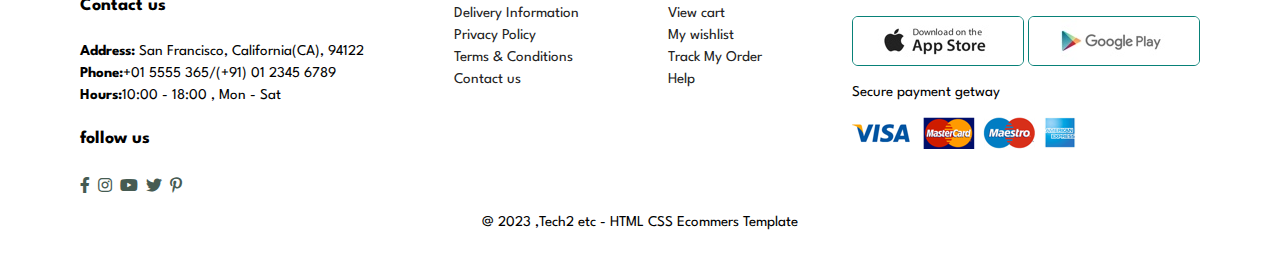
<file: cara shopping/sproduct.html>
<!DOCTYPE html>
<html lang="en">
<head>
    <meta charset="UTF-8">
    <meta http-equiv="X-UA-Compatible" content="IE=edge">
    <meta name="viewport" content="width=device-width, initial-scale=1.0">
    <title>Cara-Shopping</title>
    
    <link rel="stylesheet" href="https://pro.fontawesome.com/releases/v5.15.4/css/all.css"/>
    <link rel="stylesheet" href="style.css">
    
</head>
<body>
    <section id="header">
        <a href=""><img src="img/logo.png" class="logo" alt=""></a>
        <div>
            <ul id="navbar">

                <li><a href="index.html">Home</a></li>
                <li><a  class="active" href="shop.html">Shop</a></li>
                <li id="lg-bag"><a href="cart.html"><i class="far fa-shopping-cart"></i></a></li>
                 <a href="#" id="close"><i class="far fa-times"></i></a>
                
            </ul>
        </div>
        <div id="mobile">
            <a href="cart.html"><i class="far fa-shopping-cart"></i></a>
          <i id="bar" class="fas fa-outdent"> </i>
        </div>

    </section>

       <section id="prodetails" class="section-p1">
        <div class="single-pro-image">
         <img src="img/products/f1.jpg" width="100%" id="MainImg" alt="">
             <div class="small-image-group">
                     <div class="small-image-col">
                     <img src="img/products/f1.jpg" width="100%" class="small-img" alt="">
                     </div>
                     <div class="small-image-col">
                      <img src="img/products/f2.jpg" width="100%" class="small-img" alt="">
                      </div>
                       <div class="small-image-col">
                         <img src="img/products/f3.jpg" width="100%" class="small-img" alt="">
                       </div>
                       <div class="small-image-col">
                        <img src="img/products/f4.jpg" width="100%" class="small-img" alt="">
            </div>
         </div>
        </div>

        <div class="single-pro-details">
            <h6>Home /T-Shirt</h6>
            <h4>Man's Fashion T Shirt</h4>
            <h2>$139.00</h2>
           <select>
            <option>Select Size</option>
            <option>XL</option>
            <option>XXL</option>
            <option>Large</option>
            <option>Small</option>

           </select>
           <input type="number" value="1">
           <button class="normal">Add To Cart</button>
           <h4>Product details</h4>
           <span>
            Gildan is a leading provider of everyday quality family apparel, including t-shirts, fleece, sport shirts, underwear, socks, hosiery, and shape wear.
           </span>
        </div>
       </section>

       <section id="product1" class="section-p1">
        <h2>Featured Product</h2>
        <p>Summer Collection New Morden Design</p>
        <div class="pro-container">
           
           <div class="pro">
               <img src="img/products/n5.jpg" alt="">
               <div class="des">
                   <span>adidas</span>
                   <h5>Cartoon Astronaut T-shirts</h5>
                   <div class="star">
                       <i class="fas fa-star"></i>
                       <i class="fas fa-star"></i>
                       <i class="fas fa-star"></i>
                       <i class="fas fa-star"></i>
                       <i class="fas fa-star"></i>
                   </div>
                   <h4>$78</h4>
               </div>
               <a href=""><i class="fal fa-shopping-cart cart"></i></a>
           </div>

           <div class="pro">
               <img src="img/products/n6.jpg" alt="">
               <div class="des">
                   <span>adidas</span>
                   <h5>Cartoon Astronaut T-shirts</h5>
                   <div class="star">
                       <i class="fas fa-star"></i>
                       <i class="fas fa-star"></i>
                       <i class="fas fa-star"></i>
                       <i class="fas fa-star"></i>
                       <i class="fas fa-star"></i>
                   </div>
                   <h4>$78</h4>
               </div>
               <a href=""><i class="fal fa-shopping-cart cart"></i></a>
           </div>
            
           <div class="pro">
               <img src="img/products/n7.jpg" alt="">
               <div class="des">
                   <span>adidas</span>
                   <h5>Cartoon Astronaut T-shirts</h5>
                   <div class="star">
                       <i class="fas fa-star"></i>
                       <i class="fas fa-star"></i>
                       <i class="fas fa-star"></i>
                       <i class="fas fa-star"></i>
                       <i class="fas fa-star"></i>
                   </div>
                   <h4>$78</h4>
               </div>
               <a href=""><i class="fal fa-shopping-cart cart"></i></a>
           </div>
             
           <div class="pro">

               <img src="img/products/n8.jpg" alt="">
               <div class="des">
                   <span>adidas</span>
                   <h5>Cartoon Astronaut T-shirts</h5>
                   <div class="star">
                       <i class="fas fa-star"></i>
                       <i class="fas fa-star"></i>
                       <i class="fas fa-star"></i>
                       <i class="fas fa-star"></i>
                       <i class="fas fa-star"></i>
                   </div>
                   <h4>$78</h4>
               </div>
               <a href=""><i class="fal fa-shopping-cart cart"></i></a>
           </div>

        </div>

     </section>

     <section id="newsletters" class="section-p1 section-m1">
        <div class="newstext">
            <h2>Sign Up For Newsletters</h2>
            <p>Get E-mail Updates about our latest shop and <span>special offers.</span></p>
        </div>

        <div class="form">
            <input type="text" placeholder="Your E-mail address">
            <button class="normal">Sign Up</button>
        </div>
     </section>


     <footer class="section-p1 ">
        <div class="col">
            <img  class="logo" src="img/logo.png" alt="">
            <h4>Contact us</h4>
            <p><strong>Address:</strong>
                San Francisco, California(CA), 94122</p>
                <p><strong>Phone:</strong>+01 5555 365/(+91) 01 2345 6789</p>
                <p><strong>Hours:</strong>10:00 - 18:00 , Mon - Sat</p>
                <div class="follow">
                    <h4>follow us</h4>
                    <div class="icon">
                        <i class="fab fa-facebook-f "></i>
                        <i class="fab fa-instagram "></i>
                        <i class="fab fa-youtube "></i>
                        <i class="fab fa-twitter "></i>
                        <i class="fab fa-pinterest-p "></i>

                        
                    </div>
                </div>
        </div>

            <div class="col">
                <h4>About</h4>
                <a href="#">About us</a>
                <a href="#">Delivery Information</a>
                <a href="#">Privacy Policy</a>
                <a href="#">Terms & Conditions</a>
                <a href="#">Contact us</a>
            </div>

            
            <div class="col">
                <h4>My Account</h4>
                <a href="#">Sign in</a>
                <a href="#">View cart</a>
                <a href="#">My wishlist</a>
                <a href="#">Track My Order</a>
                <a href="#">Help</a>
            </div>

            <div class="col install">
                <h4>Install App</h4>
                <p>From App Store or google play </p>
                <div class="row">
                    <img src="img/pay/app.jpg" alt="">
                    <img src="img/pay/play.jpg" alt="">
        
                </div>
                <p>Secure payment getway </p>
                <img src="img/pay/pay.png" alt="">
            </div>

            <div class="copyright">
                <p>@ 2023 ,Tech2 etc - HTML CSS Ecommers Template</p>
            </div>
     </footer>
 
      <script>

      const mainImg = document.getElementById("MainImg");
      const smallImg =document.getElementsByClassName("small-img");

         smallImg[0].onclick =  function() {
            mainImg.src = smallImg[0].src;
        }
        smallImg[1].onclick = function() {
            mainImg.src = smallImg[1].src;
        }
        smallImg[2].onclick = function() {
            mainImg.src = smallImg[2].src;
        }
        smallImg[3].onclick = function() {
            mainImg.src = smallImg[3].src;
        }

      </script>
      
      <script src="script.js"></script>
</body>
</html>
</file>
<file: cara shopping/style.css>
@import url('https://fonts.googleapis.com/css?family=Spartan:wght@100;200;300;400;500;600;700;800;900&display=swap');
  
  *{
    margin: 0;
    padding: 0;
    box-sizing: border-box;
    font-family: 'Spartan' ,sans-serif;
    
  }

  .section-p1{
    padding: 20px 80px;
  }
  .section-m1{
    margin: 40px 0;
  }
  button.normal{
    font-size: 14px;
    font-weight: 600;
    padding: 15px 30px;
    color: black;
    background-color: white;
    border-radius: 4px;
    cursor: pointer;
    border: none;
    outline: none;
    transition: 0.2s;
    
  }
  button.white{
    font-size: 13px;
    font-weight: 500;
    padding: 11px 18px;
    color: white;
    background-color: transparent;
    cursor: pointer;
    border: 1px solid white;
    outline: none;
    transition: 0.2s;
    
  }
  
  body{
    width: 100%;
  }
#header{
    display: flex;
    justify-content: space-between;
    align-items: center;
    padding: 20px 80px;
    background-color: #E3E6F3;
    box-shadow: 0px 5px 15px  rgba(0,0,0,0.06);
    z-index: 999;
  position: sticky;
  top: 0;
  left: 0;

}
#navbar{
    display: flex;
    align-items: center;
    justify-content: center;
    
}
#navbar li{
    list-style-type: none;
    padding: 0px 20px;
    position: relative;
}
#navbar li a{
    text-decoration: none;
    font-size: 18px;
    font-weight: 600;
    color: #1a1a1a;
    transition: 0.3s ease;
}
#navbar li a:hover,
#navbar li a.active
 {
    color: #088178;
}
#navbar li a.active::after,
#navbar li a:hover::after {
    content: "";
    width: 30%;
    height: 2px;
    background: #088178;
    position: absolute;
    bottom: -4px;
    left: 20px;
}
#mobile{
  display: none;
  align-items: center;
}
#close{
  display: none;
}

#hero{
  background-image: url("img/image3.jpg");
  height: 90vh;
  width: 100%;
  background-size: cover;
  background-position: top 20% right 0px;
  padding: 0 40px;
  display: flex;
  flex-direction: column;
  justify-content: center;
  align-items: start;

}
#hero h4{
  padding-bottom: 15px;
  color: #cce7d0;
}
#hero h2{
    color: #cdebbc;
}
#hero h1{
  padding-bottom: 15px;
  color: #088178;
}
#hero p{
  padding-bottom: 15px;
  color:#E3E6F3;
}

#hero button{
  background-image: url("img/button.png");
  background-color: transparent;
  color:#d1e8f2;
  border: 0;
  padding: 14px 80px 14px 65px;
  cursor: pointer;
  font-weight: 700;
  font-size: 15px;
}

#feature .fe-box img{
  width: 100%;
  margin-bottom: 10px;

}

  
#feature .fe-box{

  width: 180px;
  text-align: center;
  padding: 25px 15px;
  box-shadow: 20px 20px 34px rgba(0,0,0,0.03);
  border: 1px solid #cce7d0;
  border-radius: 4px;
  margin: 20px 0;
}
#feature .fe-box :hover{
  box-shadow: 10px 10px 54px rgba(70,62,221,0.1);
}
#feature .fe-box h6{
  display: inline-block;
  padding: 9px 8px 6px 8px;
  line-height: 1;
  border-radius: 4px;
  color: #088178;
  background-color: #fddde4;
}
#feature{
  display: flex;
  justify-content: space-between;
  align-items: center;
  flex-wrap: wrap; 

}
#feature .fe-box:nth-child(2) h6{
  background-color: #cdebbc;
}
#feature .fe-box:nth-child(3) h6{
  background-color: #d1e8f2;
}
#feature .fe-box:nth-child(4) h6{
  background-color: #cdd4f8;
}
#feature .fe-box:nth-child(5) h6{
  background-color: #f6dbf6;
}
#feature .fe-box:nth-child(6) h6{
  background-color: #fff2e5;
}
#product1{
  text-align: center;
  background-color: white;
  
}
#product1 h2 {
    margin-bottom: 24px;
     font-weight: 900;
}
#product1 p {
  margin-bottom: 10px;
}
#product1 .pro{
  width: 23%;
  min-width: 250px;
  padding: 10px 20px;
  border: 1px solid #cce7d0;
  border-radius: 25px;
  cursor: pointer;
  box-shadow: 20px 20px 30px rgba(0,0,0,0.02);
  margin: 20px 0;
  position: relative;
  transition: 0.2s ease;

  
}
#product1 .pro img{
  width: 100%;
  border-radius: 20px;
}
#product1 .pro:hover{
  box-shadow: 20px 20px 30px rgba(0,0,0,0.06);

}
#product1 .pro .des{
  text-align: start;
  padding: 10px 0;
}
#product1 .pro .des span{
  color: #465b52;
  font-size: 12px;
}
#product1 .pro .des h5{
  padding-top: 7px;
  color: #1a1a1a;
  font-size: 14px;
}
#product1 .pro .des i{
  font-size: 12px;
  color:  #FDCC0D;
}
#product1 .pro .des h4{
  padding-top: 7px;
  font-size: 15px;
  font-weight: 700;
  color: #088178;
}
#product1 .pro .cart{
  width: 40px;
  height: 40px;
  line-height: 40px;
  border-radius: 50px;
  background-color: #e8f6ea;
  font-weight: 500;
  color: #088178;
  border: 1px solid #cce7d0;
  position: absolute;
  bottom: 20px;
  right: 10px;
}
#product1 .pro-container{
  display: flex;
  justify-content: space-between;
  flex-wrap: wrap;
  padding: 20px;
}
#banner1 {
  display: flex;
  flex-direction: column ;
  text-align: center;
  justify-content: center;
  align-items: center;
  background-image: url("img/banner/b2.jpg");
  height: 40vh;
  width: 100%
  background-size  : cover;
  background-position : center;
  
}
#banner1 h4{
  color: #fff;
  font-size: 20px;

}
#banner1 h2{
  color: #fff;
  font-size: 30px;
  padding: 10px 0;

}
#banner h2 span{
  color: #f60707;
}

#banner1 button:hover{
    background-color:#088178 ;
    color: white;
}
#sm-banner{
  display: flex;
  justify-content: space-between;
  flex-wrap: wrap;
}
#sm-banner .banner-box{
  display: flex;
  flex-direction: column ;
  justify-content: center;
  align-items: flex-start;
  background-image: url("img/banner/b17.jpg");
  height: 50vh;
  min-width: 640px;
  background-size : cover;
  background-position : center;
  padding: 30px;
}

#sm-banner .banner-box2{
  background-image: url("img/banner/b10.jpg");
}
   
#sm-banner h4{
  color: white;
  font-size: 20px;
  font-weight: 300;
  padding-bottom: 8px;
}
#sm-banner h2{
  color: white;
  font-size: 28px;
  font-weight: 800;
  padding-bottom: 8px;
}
#sm-banner span{
  color: white;
  font-size: 16px;
  font-weight: 500;
  padding-bottom: 15px;
}
#sm-banner .banner-box:hover button{
    background-color: #088178;
    border: 1px solid  #088178;
}
#banner3 .banner-box {
  display: flex;
  flex-direction: column ;
  justify-content: center;
  align-items: flex-start;
  background-image: url("img/banner/b7.jpg");
  height: 30vh;
  min-width: 30%;
  background-size : cover;
  background-position : center;
  padding: 20px;
  margin-bottom: 20px;

}
#banner3 .banner-box3{
  background-image: url("img/banner/b4.jpg");
}
#banner3 .banner-box4{
  background-image: url("img/banner/b18.jpg");
}
#banner3 h2{
  font-size: 22px;
  color: white;
  font-weight: 900;
  padding-bottom: 15px;

}
#banner3 h3{
  font-size: 15px;
  color: #ec544e;
  font-weight: 800;
 

}
#banner3{
  display: flex;
  justify-content: space-between;
  flex-wrap: wrap;
  padding: 0 80px;
}
#newsletters {
   display: flex;
   justify-content: space-between;
   align-items: center;
   flex-wrap: wrap;
   background-image: url("img/banner/b14.png");
   background-repeat: no-repeat;
   background-position: 20% 30%;
   background-color: #041e42;
   padding-bottom: 50px;
}
#newsletters h2{
      font-size: 22px;
      font-style: 700;
      color: white;
      padding: 15px 0;
}
#newsletters p{
  font-size: 14px;
  font-style: 700;
  color: #818ea0;
  padding: 15px 0;

}
#newsletters p span{

  color: #ffbd27;
}

#newsletters .form{
  display: flex;
  width: 40%;
}
#newsletters input{
  height: 3.125rem;
  padding: 0 1.25em;
  font-size: 14px;
  width: 100%;
  border: 1px solid transparent;
  border-radius: 4px;
  outline: none;
  border-top-right-radius: 0;
  border-bottom-right-radius: 0;
  
}
#newsletters button{
  background-color: #088178;
  color: white;
  white-space: nowrap;
  border-top-left-radius: 0;
  border-bottom-left-radius: 0;

}
footer{
      display: flex;
      justify-content: space-between;
      flex-wrap: wrap;
}
footer .logo{
    margin-bottom: 20px;
}
footer .col{
  display: flex;
  flex-direction: column;
  align-items: flex-start;
  margin-bottom: 20px;
}
footer h4{
  font-size: 18px;
  margin-bottom: 30px;
}
footer p{
  font-size: 15px;
  margin: 0,0,13px,0;
  padding-bottom: 8px;
}
footer a{
  font-size: 15px;
  margin: 0,0,13px,0;
  padding-bottom: 8px;
  color: #222;
  text-decoration: none;
}
footer .follow{
  margin-top: 20px;
}
footer .follow i{
  color: #465b52;
  padding-right: 4px;
  cursor: pointer;
}
footer .install .row img{
    border: 1px solid #088178;
    border-radius: 6px;
    cursor: pointer;
}
footer .install img{
  margin: 10px 0 15px 0;
}
footer .follow i:hover ,
footer a:hover{
     color: #19d0c4;
}
footer .copyright{
  width: 100%;
  text-align: center;
}

#page-header{
  background-image: url(img/banner/b1.jpg);
  width: 100%;
  height: 40vh;
  background-size: cover;
  display: flex;
  justify-content: center;
  text-align: center;
  flex-direction: column;
  padding: 14px;
}
#page-header h2,
#page-header p{
  color: white;
}
#page-header h2{
  font-weight: 900;
  padding-bottom: 15px;
}
#page-header p{
  font-size: 14px;
  font-weight: 500;
}
#pagination{
  text-align: center;
}
#pagination a{
  text-decoration: none;
  background-color: #088178;
  padding: 15px 20px;
  border-radius: 4px;
  color: white;
  font-weight: 600;
}
#pagination a i{
  font-size: 16px;
  font-weight: 600;
}
  
#prodetails{
  display: flex;
  margin-top: 20px;
  justify-content: space-between;
}
   
#prodetails .single-pro-image{
  width: 40%;
  margin-top: 50px;

}
.small-image-group{
  display: flex;
  justify-content: space-between;

}
.small-image-col{
  flex-basis: 24%;
  cursor: pointer;
}
#prodetails .single-pro-details{
  width: 50%;
  padding-top: 70px;

}
#prodetails .single-pro-details h4{
  padding: 40px 0 20px 0;
}
#prodetails .single-pro-details h2{
  font-size: 26px;
}
#prodetails .single-pro-details select{
  display: block;
  padding: 5px 10px;
  margin-bottom: 10px;
  margin-top: 10px;
}
#prodetails .single-pro-details input{
  width: 50px;
  height: 47px;
  padding-left: 10px;
  font-size: 16px;
  margin-right: 10px;

}
#prodetails .single-pro-details button{
  background-color: #088178;
  color: white;
}

#cart {
  overflow-x: auto;
}

#cart table{
      width: 100%;
      border-collapse: collapse;
      table-layout: fixed;
      white-space: nowrap;
}
#cart table img{
     width: 70px;
}
#cart table td:nth-child(1){
  width: 100px;
  text-align: center;
}
#cart table td:nth-child(2){
  width: 150px;
  text-align: center;
}
#cart table td:nth-child(3){
  width: 250px;
  text-align: center;
}
#cart table td:nth-child(4) ,
#cart table td:nth-child(5) ,
#cart table td:nth-child(6)
{
  width: 150px;
  text-align: center;
}
#cart table td:nth-child(5) input{
  width: 70px;
  margin: 10px 5px 10px 15px;
}
#cart table thead{
  border: 1px solid #e2e9e1;
  border-left: none;
  border-right: none;
}
#cart table thead td{
  font-weight: 700;
  text-transform: uppercase;
  font-size: 13px;
  padding: 18px 0;
}
#cart table tbody tr td{
  padding-top: 15px;
}
#cart table tbody td{
  font-size: 13px;
}
#cart-Add{
  display: flex;
  flex-wrap: wrap;
  justify-content: space-between;
}
#coupon{
  width: 50%;
  margin-bottom: 30px;

}
#coupon h3 ,#subtotal h3{
  padding-bottom: 15px;

}
#coupon input{
  padding: 10px 20px;
  outline: none;
  width: 60%;
  margin-right: 10px;
  border: 1px solid #e2e9e1;
}
#coupon button ,#subtotal button{
  background-color: #088178;
  color: white;
  padding: 14px 20px;
}
#subtotal{
  width: 50%;
  margin-bottom: 30px;
  border: 1px solid #e2e9e1;
  padding: 30px;
}
#subtotal table{
  border-collapse: collapse;
  width: 100%;
  margin-bottom: 20px;

}
#page-header.cart-header{
    background-image: url("img/about/banner.png");

  }
  #page-header.cart-header h2{
    font-weight: 900;
  }

#subtotal table td{
  width: 50%;
  border: 1px solid #e2e9e1;
  padding: 10px;
  font-size: 13px;
}

@media (max-width:920px){
  #navbar {
      display: flex;
      flex-direction: column;
     align-items: flex-start; 
     justify-content: flex-start;
      position: fixed;
      top: 0;
      right: -300px;
      height: 100vh;
      width: 300px;
      background-color: #E3E6F3;
      box-shadow: 0 40px 60px rgba(0,0,0,0.1);
      padding: 80px 0 0 10px;
      transition: 0.3s;

}
#navbar.active{
  right: 0px;
}
#navbar li{
  margin-bottom: 25px;
}
#mobile{
  display: flex;
  align-items: center;
}
#mobile{
  display: flex;
  align-items: center;
}
#mobile i{
    color: #1a1a1a;
    font-size: 20px;
    padding-left: 20px;
}
#close{
  display: initial;
  position: absolute;
  top: 30px;
  left: 30px;
  color: #222;
  font-size: 24px;
}
#lg-bag{
  display: none;
}
#hero {

  height: 70vh;
  background-position: top 30% right 30%;
  padding: 0 80px;
 
}
#feature {
  justify-content: center;
}
#product1 .pro-container {
  justify-content: center;
}
#product1 .pro {
  margin: 15px;
}
#banner1 {
  height: 20vh;
}
#sm-banner .banner-box {
  height: 30vh;
  min-width: 100%;
}
#banner3 {
  padding: 0 40px;
}
#banner3 .banner-box {
  
  width: 28%;
}
#newsletters .form {
  width: 70%;
}
}

  @media (max-width:477px) {
    .section-p1 {
      padding: 20px;
  }
    #header {
      padding: 10px 20px;
  }
  #hero h4 {
   font-size: 15px;
}
  #hero h2 {
    font-size: 23px;
}
#hero h1 {
 font-size: 25px;
}
#hero p {
  font-size: 15px;
  padding-right: 180px;
}
  #hero {
  
    background-position: 55%;
    padding: 0 20px;
}
#feature {
  justify-content: space-between;
}
#feature .fe-box {
  width: 155px;
   margin: 0 0 15px 0;
  
}
#product1 .pro {
  width: 100%;
}
#banner1 {
  height: 40vh;
}
#sm-banner .banner-box {
  height: 40vh;
}
#sm-banner .banner-box2 {
  margin-top: 20px;
}
#banner3 {
  padding: 0 20px;
}
#banner3 .banner-box {
  width: 100%;
}
#newsletters {
  padding: 40px 20px;
}
#newsletters .form {
  width: 100%;
}
footer .copyright {
 
  text-align: start;
}
#prodetails {
  display: flex;
  flex-direction: column;
}
#prodetails .single-pro-image {
  width: 100%;
  margin-top: 0px;
}
#prodetails .single-pro-details {
  width: 100%;
}

#cart-Add {
  flex-direction: column;
}
#coupon {
  width: 100%;
}
#subtotal {
  width: 100%;
  padding: 20px;
}
  }
</file>
